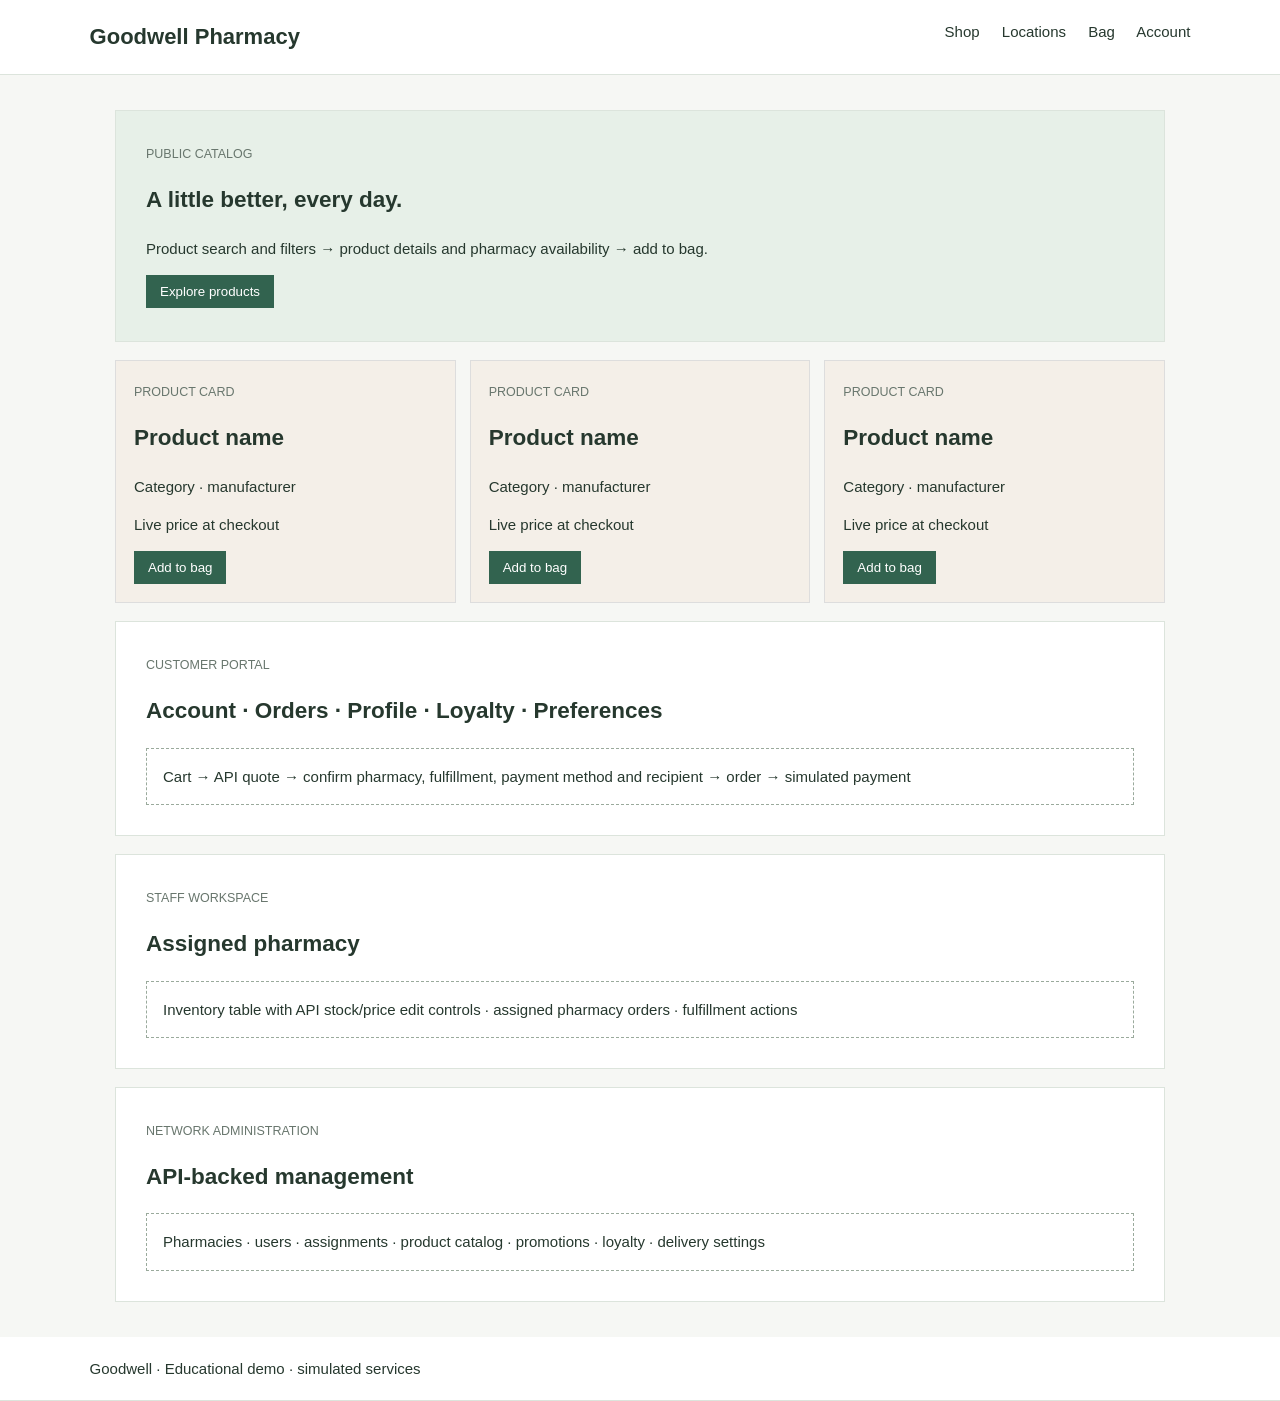
<file: docs/verification/frontend/wireframe.html>
<!doctype html>
<html lang="en">
<head><meta charset="utf-8"><meta name="viewport" content="width=device-width, initial-scale=1"><title>Stage 08 editable wireframe</title><style>body{font:15px/1.55 Arial,sans-serif;color:#26382e;background:#f6f7f4;margin:0}header,footer{padding:20px 7%;background:#fff;border-bottom:1px solid #dce4dc}header strong{font-size:22px}nav{float:right;word-spacing:18px}main{max-width:1050px;margin:35px auto;padding:0 24px}.hero,.panel{padding:30px;background:white;border:1px solid #dce4dc;margin:18px 0}.hero{min-height:170px;background:#e7f0e8}.grid{display:grid;grid-template-columns:repeat(3,1fr);gap:14px}.tile{min-height:130px;background:#f4efe8;border:1px solid #ddd;padding:18px}.box{border:1px dashed #9aaa9c;padding:16px;margin-top:12px}button{padding:9px 14px;background:#32634f;color:white;border:0}small{color:#68766d}@media(max-width:650px){nav{float:none;display:block;margin-top:15px;word-spacing:8px}.grid{grid-template-columns:1fr}main{padding:0 13px}}</style></head>
<body><header contenteditable="true"><strong>Goodwell Pharmacy</strong><nav>Shop Locations Bag Account</nav></header><main contenteditable="true"><section class="hero"><small>PUBLIC CATALOG</small><h1>A little better, every day.</h1><p>Product search and filters → product details and pharmacy availability → add to bag.</p><button>Explore products</button></section><div class="grid"><article class="tile"><small>PRODUCT CARD</small><h2>Product name</h2><p>Category · manufacturer</p><p>Live price at checkout</p><button>Add to bag</button></article><article class="tile"><small>PRODUCT CARD</small><h2>Product name</h2><p>Category · manufacturer</p><p>Live price at checkout</p><button>Add to bag</button></article><article class="tile"><small>PRODUCT CARD</small><h2>Product name</h2><p>Category · manufacturer</p><p>Live price at checkout</p><button>Add to bag</button></article></div><section class="panel"><small>CUSTOMER PORTAL</small><h2>Account · Orders · Profile · Loyalty · Preferences</h2><div class="box">Cart → API quote → confirm pharmacy, fulfillment, payment method and recipient → order → simulated payment</div></section><section class="panel"><small>STAFF WORKSPACE</small><h2>Assigned pharmacy</h2><div class="box">Inventory table with API stock/price edit controls · assigned pharmacy orders · fulfillment actions</div></section><section class="panel"><small>NETWORK ADMINISTRATION</small><h2>API-backed management</h2><div class="box">Pharmacies · users · assignments · product catalog · promotions · loyalty · delivery settings</div></section></main><footer contenteditable="true">Goodwell · Educational demo · simulated services</footer></body></html>
</file>
